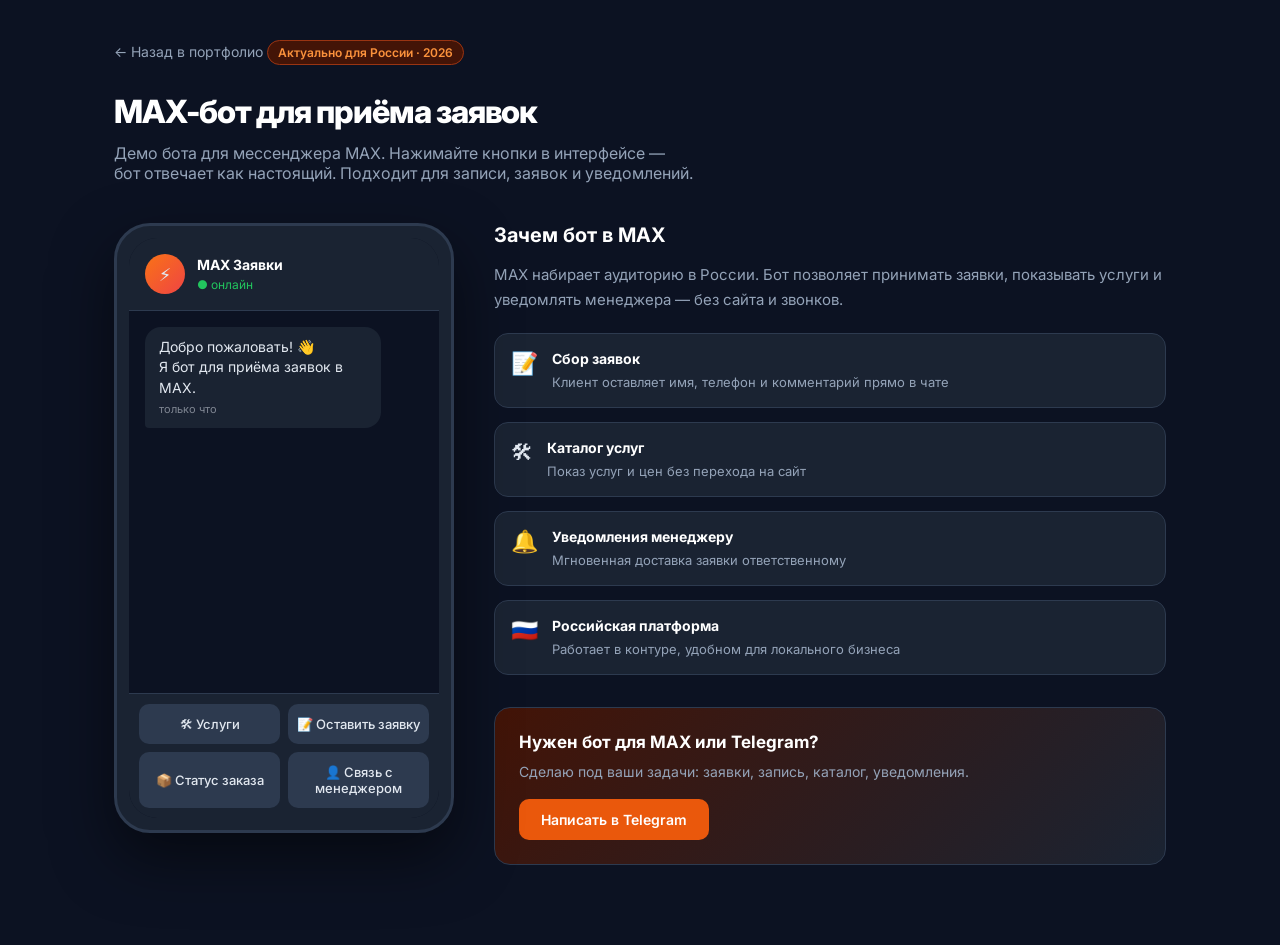
<file: projects/max-bot.html>
<!DOCTYPE html>
<html lang="ru">
<head>
  <meta charset="UTF-8">
  <meta name="viewport" content="width=device-width, initial-scale=1.0">
  <title>MAX-бот — демо</title>
  <link href="https://fonts.googleapis.com/css2?family=Inter:wght@400;500;600;700;800&display=swap" rel="stylesheet">
  <style>
    * { box-sizing: border-box; margin: 0; padding: 0; }
    body { font-family: 'Inter', system-ui, sans-serif; background: #0c1222; color: #e2e8f0; min-height: 100vh; }
    .page { max-width: 1100px; margin: 0 auto; padding: 40px 24px 80px; }
    .back { display: inline-flex; color: #94a3b8; font-size: 14px; margin-bottom: 32px; text-decoration: none; }
    .back:hover { color: #fff; }
    h1 { font-size: 32px; font-weight: 800; letter-spacing: -1px; margin-bottom: 12px; color: #fff; }
    .subtitle { color: #94a3b8; font-size: 16px; margin-bottom: 40px; max-width: 580px; }
    
    .layout { display: grid; grid-template-columns: 340px 1fr; gap: 40px; align-items: start; }
    
    .phone {
      background: #1a2332; border-radius: 36px; padding: 12px;
      box-shadow: 0 25px 60px rgba(0,0,0,0.5); border: 3px solid #2d3a4f;
      position: sticky; top: 24px;
    }
    .phone-screen {
      background: #0c1222; border-radius: 28px; overflow: hidden;
      height: 580px; display: flex; flex-direction: column;
    }
    .phone-header {
      background: #1a2332; padding: 16px; display: flex; align-items: center; gap: 12px;
      border-bottom: 1px solid #2d3a4f;
    }
    .bot-avatar {
      width: 40px; height: 40px; background: linear-gradient(135deg, #f97316, #ef4444);
      border-radius: 50%; display: flex; align-items: center; justify-content: center; font-size: 18px;
    }
    .bot-info strong { display: block; font-size: 14px; color: #fff; }
    .bot-info span { font-size: 12px; color: #22c55e; }
    
    .chat { flex: 1; padding: 16px; overflow-y: auto; display: flex; flex-direction: column; gap: 12px; }
    .msg { max-width: 85%; padding: 10px 14px; border-radius: 16px; font-size: 14px; line-height: 1.45; }
    .msg-bot { background: #1a2332; color: #e2e8f0; border-bottom-left-radius: 4px; align-self: flex-start; }
    .msg-user { background: #ea580c; color: #fff; border-bottom-right-radius: 4px; align-self: flex-end; }
    .msg time { display: block; font-size: 11px; opacity: 0.5; margin-top: 4px; }
    
    .keyboard {
      padding: 10px; background: #1a2332; border-top: 1px solid #2d3a4f;
      display: grid; grid-template-columns: 1fr 1fr; gap: 8px;
    }
    .key {
      background: #2d3a4f; color: #e2e8f0; border: none; padding: 12px 8px;
      border-radius: 10px; font-size: 13px; font-weight: 500; cursor: pointer;
      font-family: inherit; transition: 0.15s;
    }
    .key:hover { background: #3d4f6a; }
    
    .info h2 { font-size: 20px; font-weight: 700; color: #fff; margin-bottom: 16px; }
    .info p { color: #94a3b8; font-size: 15px; margin-bottom: 20px; line-height: 1.65; }
    .features { display: flex; flex-direction: column; gap: 14px; margin-bottom: 32px; }
    .feature {
      display: flex; gap: 14px; padding: 16px; background: #1a2332;
      border-radius: 14px; border: 1px solid #2d3a4f;
    }
    .feature-icon { font-size: 22px; flex-shrink: 0; }
    .feature strong { display: block; font-size: 14px; color: #fff; margin-bottom: 4px; }
    .feature span { font-size: 13px; color: #94a3b8; }
    
    .cta-box {
      background: linear-gradient(135deg, #431407, #1a2332); border: 1px solid #2d3a4f;
      border-radius: 16px; padding: 24px;
    }
    .cta-box h3 { font-size: 17px; color: #fff; margin-bottom: 8px; }
    .cta-box p { font-size: 14px; color: #94a3b8; margin-bottom: 16px; }
    .cta-box a {
      display: inline-flex; background: #ea580c; color: #fff; padding: 12px 22px;
      border-radius: 10px; font-weight: 600; font-size: 14px; text-decoration: none;
    }
    
    .badge {
      display: inline-block; background: #431407; color: #fb923c;
      font-size: 12px; font-weight: 600; padding: 4px 10px; border-radius: 100px;
      margin-bottom: 16px; border: 1px solid #9a3412;
    }
    
    @media (max-width: 800px) {
      .layout { grid-template-columns: 1fr; }
      .phone { position: relative; top: 0; max-width: 340px; margin: 0 auto; }
    }
  </style>
</head>
<body>
  <div class="page">
    <a href="../index.html" class="back">← Назад в портфолио</a>
    <div class="badge">Актуально для России · 2026</div>
    <h1>MAX-бот для приёма заявок</h1>
    <p class="subtitle">Демо бота для мессенджера MAX. Нажимайте кнопки в интерфейсе — бот отвечает как настоящий. Подходит для записи, заявок и уведомлений.</p>

    <div class="layout">
      <div class="phone">
        <div class="phone-screen">
          <div class="phone-header">
            <div class="bot-avatar">⚡</div>
            <div class="bot-info">
              <strong>MAX Заявки</strong>
              <span>● онлайн</span>
            </div>
          </div>
          <div class="chat" id="chat">
            <div class="msg msg-bot">
              Добро пожаловать! 👋<br>Я бот для приёма заявок в MAX.
              <time>только что</time>
            </div>
          </div>
          <div class="keyboard" id="keyboard">
            <button class="key" data-action="services">🛠 Услуги</button>
            <button class="key" data-action="order">📝 Оставить заявку</button>
            <button class="key" data-action="status">📦 Статус заказа</button>
            <button class="key" data-action="manager">👤 Связь с менеджером</button>
          </div>
        </div>
      </div>

      <div class="info">
        <h2>Зачем бот в MAX</h2>
        <p>MAX набирает аудиторию в России. Бот позволяет принимать заявки, показывать услуги и уведомлять менеджера — без сайта и звонков.</p>
        
        <div class="features">
          <div class="feature">
            <div class="feature-icon">📝</div>
            <div>
              <strong>Сбор заявок</strong>
              <span>Клиент оставляет имя, телефон и комментарий прямо в чате</span>
            </div>
          </div>
          <div class="feature">
            <div class="feature-icon">🛠</div>
            <div>
              <strong>Каталог услуг</strong>
              <span>Показ услуг и цен без перехода на сайт</span>
            </div>
          </div>
          <div class="feature">
            <div class="feature-icon">🔔</div>
            <div>
              <strong>Уведомления менеджеру</strong>
              <span>Мгновенная доставка заявки ответственному</span>
            </div>
          </div>
          <div class="feature">
            <div class="feature-icon">🇷🇺</div>
            <div>
              <strong>Российская платформа</strong>
              <span>Работает в контуре, удобном для локального бизнеса</span>
            </div>
          </div>
        </div>

        <div class="cta-box">
          <h3>Нужен бот для MAX или Telegram?</h3>
          <p>Сделаю под ваши задачи: заявки, запись, каталог, уведомления.</p>
          <a href="https://t.me/cccp812admin" target="_blank">Написать в Telegram</a>
        </div>
      </div>
    </div>
  </div>

  <script>
    const chat = document.getElementById('chat');
    const keyboard = document.getElementById('keyboard');

    const replies = {
      services: {
        user: '🛠 Услуги',
        bot: 'Доступные услуги:\n\n• Разработка сайта — от 25 000 ₽\n• Лендинг — от 15 000 ₽\n• Бот (Telegram / MAX) — от 12 000 ₽\n• Доработки — от 2 000 ₽\n\nНажмите «Оставить заявку», чтобы обсудить задачу.'
      },
      order: {
        user: '📝 Оставить заявку',
        bot: 'Отлично! Напишите:\n\n1. Ваше имя\n2. Телефон\n3. Кратко, что нужно\n\nЯ передам заявку менеджеру — он свяжется с вами.'
      },
      status: {
        user: '📦 Статус заказа',
        bot: 'Чтобы узнать статус, отправьте номер заявки (например, #1042).\n\nИли нажмите «Связь с менеджером».'
      },
      manager: {
        user: '👤 Связь с менеджером',
        bot: 'Менеджер: Виктор\nTelegram: @cccp812admin\n\nИли оставьте заявку — перезвоним в рабочее время.'
      }
    };

    function addMsg(text, type) {
      const div = document.createElement('div');
      div.className = 'msg msg-' + type;
      div.innerHTML = text.replace(/\n/g, '<br>') + '<time>сейчас</time>';
      chat.appendChild(div);
      chat.scrollTop = chat.scrollHeight;
    }

    keyboard.addEventListener('click', (e) => {
      const btn = e.target.closest('.key');
      if (!btn) return;
      const data = replies[btn.dataset.action];
      if (!data) return;
      addMsg(data.user, 'user');
      setTimeout(() => addMsg(data.bot, 'bot'), 400);
    });
  </script>
</body>
</html>
</file>
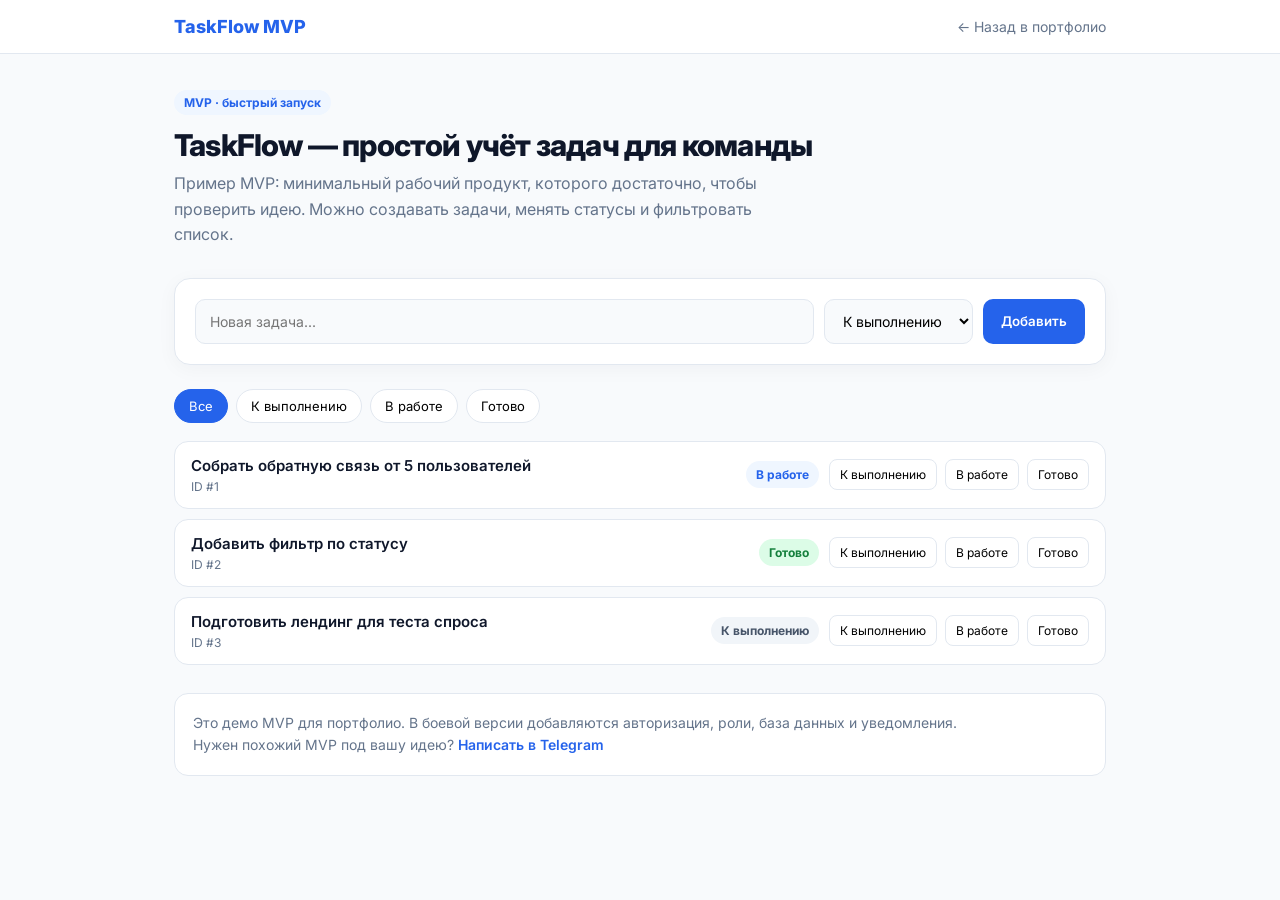
<file: projects/mvp-tasks.html>
<!DOCTYPE html>
<html lang="ru">
<head>
  <meta charset="UTF-8">
  <meta name="viewport" content="width=device-width, initial-scale=1.0">
  <title>TaskFlow MVP — учёт задач</title>
  <link href="https://fonts.googleapis.com/css2?family=Inter:wght@400;500;600;700;800&display=swap" rel="stylesheet">
  <style>
    * { box-sizing: border-box; margin: 0; padding: 0; }
    body { font-family: 'Inter', system-ui, sans-serif; background: #f8fafc; color: #0f172a; }
    .top {
      background: #fff; border-bottom: 1px solid #e2e8f0; padding: 16px 0;
      position: sticky; top: 0; z-index: 10;
    }
    .container { max-width: 980px; margin: 0 auto; padding: 0 24px; }
    .top .container { display: flex; justify-content: space-between; align-items: center; }
    .logo { font-weight: 800; font-size: 18px; color: #2563eb; }
    .back { color: #64748b; font-size: 14px; text-decoration: none; }
    .back:hover { color: #0f172a; }
    .hero { padding: 36px 0 10px; }
    .hero h1 { font-size: 30px; font-weight: 800; letter-spacing: -0.8px; margin-bottom: 8px; }
    .hero p { color: #64748b; max-width: 640px; line-height: 1.6; margin-bottom: 20px; }
    .badge {
      display: inline-block; background: #eff6ff; color: #2563eb; font-size: 12px; font-weight: 700;
      padding: 5px 10px; border-radius: 100px; margin-bottom: 12px;
    }
    .panel {
      background: #fff; border: 1px solid #e2e8f0; border-radius: 16px; padding: 20px;
      box-shadow: 0 4px 20px rgba(15,23,42,0.04); margin-bottom: 24px;
    }
    .composer { display: flex; gap: 10px; flex-wrap: wrap; }
    .composer input, .composer select {
      border: 1.5px solid #e2e8f0; border-radius: 10px; padding: 12px 14px;
      font-size: 14px; font-family: inherit; background: #f8fafc;
    }
    .composer input { flex: 1; min-width: 220px; }
    .composer input:focus, .composer select:focus { outline: none; border-color: #2563eb; background: #fff; }
    .btn {
      background: #2563eb; color: #fff; border: none; border-radius: 10px;
      padding: 12px 18px; font-weight: 600; cursor: pointer; font-family: inherit;
    }
    .filters { display: flex; gap: 8px; flex-wrap: wrap; margin: 18px 0; }
    .filter {
      border: 1px solid #e2e8f0; background: #fff; border-radius: 100px;
      padding: 8px 14px; font-size: 13px; cursor: pointer; font-family: inherit;
    }
    .filter.active { background: #2563eb; color: #fff; border-color: #2563eb; }
    .tasks { display: flex; flex-direction: column; gap: 10px; }
    .task {
      background: #fff; border: 1px solid #e2e8f0; border-radius: 14px;
      padding: 14px 16px; display: flex; justify-content: space-between; gap: 12px; align-items: center;
    }
    .task h3 { font-size: 15px; font-weight: 600; margin-bottom: 4px; }
    .task .meta { font-size: 12px; color: #64748b; }
    .status {
      font-size: 12px; font-weight: 700; padding: 6px 10px; border-radius: 100px; white-space: nowrap;
    }
    .todo { background: #f1f5f9; color: #475569; }
    .doing { background: #eff6ff; color: #2563eb; }
    .done { background: #dcfce7; color: #15803d; }
    .actions { display: flex; gap: 8px; }
    .actions button {
      border: 1px solid #e2e8f0; background: #fff; border-radius: 8px;
      padding: 7px 10px; font-size: 12px; cursor: pointer; font-family: inherit;
    }
    .note {
      margin: 28px 0 40px; color: #64748b; font-size: 14px; line-height: 1.6;
      background: #fff; border: 1px solid #e2e8f0; border-radius: 14px; padding: 18px;
    }
    .note a { color: #2563eb; font-weight: 600; text-decoration: none; }
  </style>
</head>
<body>
  <div class="top">
    <div class="container">
      <div class="logo">TaskFlow MVP</div>
      <a class="back" href="../index.html">← Назад в портфолио</a>
    </div>
  </div>

  <div class="container">
    <div class="hero">
      <div class="badge">MVP · быстрый запуск</div>
      <h1>TaskFlow — простой учёт задач для команды</h1>
      <p>Пример MVP: минимальный рабочий продукт, которого достаточно, чтобы проверить идею. Можно создавать задачи, менять статусы и фильтровать список.</p>
    </div>

    <div class="panel">
      <form class="composer" id="form">
        <input id="title" type="text" placeholder="Новая задача..." required>
        <select id="status">
          <option value="todo">К выполнению</option>
          <option value="doing">В работе</option>
          <option value="done">Готово</option>
        </select>
        <button class="btn" type="submit">Добавить</button>
      </form>
    </div>

    <div class="filters">
      <button class="filter active" data-filter="all">Все</button>
      <button class="filter" data-filter="todo">К выполнению</button>
      <button class="filter" data-filter="doing">В работе</button>
      <button class="filter" data-filter="done">Готово</button>
    </div>

    <div class="tasks" id="tasks"></div>

    <div class="note">
      Это демо MVP для портфолио. В боевой версии добавляются авторизация, роли, база данных и уведомления.<br>
      Нужен похожий MVP под вашу идею? <a href="https://t.me/cccp812admin" target="_blank">Написать в Telegram</a>
    </div>
  </div>

  <script>
    const statusLabel = { todo: 'К выполнению', doing: 'В работе', done: 'Готово' };
    let tasks = [
      { id: 1, title: 'Собрать обратную связь от 5 пользователей', status: 'doing' },
      { id: 2, title: 'Добавить фильтр по статусу', status: 'done' },
      { id: 3, title: 'Подготовить лендинг для теста спроса', status: 'todo' }
    ];
    let filter = 'all';

    const tasksEl = document.getElementById('tasks');
    const form = document.getElementById('form');

    function render() {
      const list = filter === 'all' ? tasks : tasks.filter(t => t.status === filter);
      tasksEl.innerHTML = list.map(t => `
        <div class="task">
          <div>
            <h3>${t.title}</h3>
            <div class="meta">ID #${t.id}</div>
          </div>
          <div style="display:flex;align-items:center;gap:10px;flex-wrap:wrap;justify-content:flex-end">
            <span class="status ${t.status}">${statusLabel[t.status]}</span>
            <div class="actions">
              <button onclick="setStatus(${t.id}, 'todo')">К выполнению</button>
              <button onclick="setStatus(${t.id}, 'doing')">В работе</button>
              <button onclick="setStatus(${t.id}, 'done')">Готово</button>
            </div>
          </div>
        </div>
      `).join('') || '<p style="color:#94a3b8">Нет задач в этом фильтре</p>';
    }

    function setStatus(id, status) {
      tasks = tasks.map(t => t.id === id ? { ...t, status } : t);
      render();
    }
    window.setStatus = setStatus;

    form.addEventListener('submit', (e) => {
      e.preventDefault();
      const title = document.getElementById('title').value.trim();
      const status = document.getElementById('status').value;
      if (!title) return;
      tasks.unshift({ id: Date.now(), title, status });
      form.reset();
      render();
    });

    document.querySelectorAll('.filter').forEach(btn => {
      btn.addEventListener('click', () => {
        document.querySelectorAll('.filter').forEach(b => b.classList.remove('active'));
        btn.classList.add('active');
        filter = btn.dataset.filter;
        render();
      });
    });

    render();
  </script>
</body>
</html>
</file>
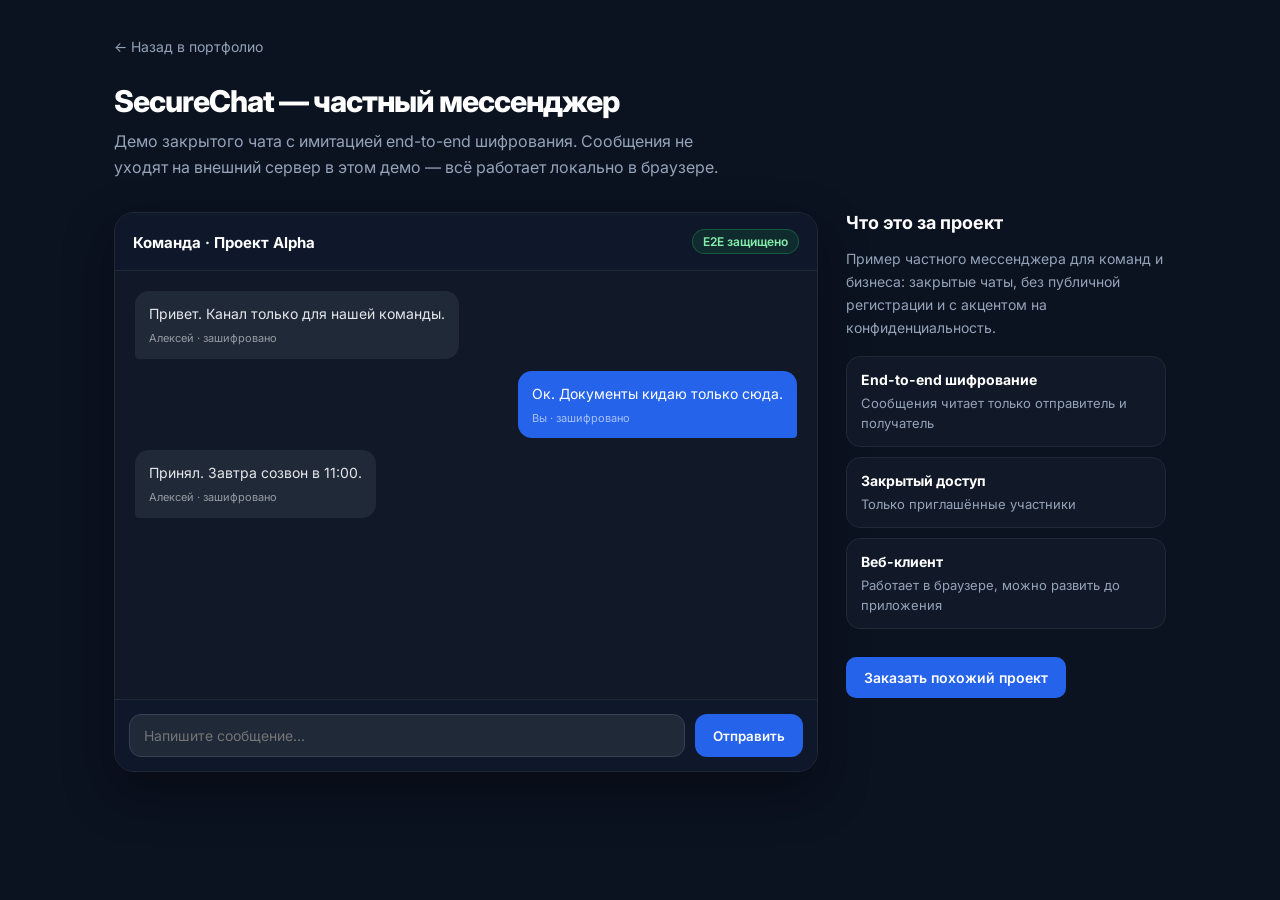
<file: projects/private-chat.html>
<!DOCTYPE html>
<html lang="ru">
<head>
  <meta charset="UTF-8">
  <meta name="viewport" content="width=device-width, initial-scale=1.0">
  <title>SecureChat — частный мессенджер с E2E</title>
  <link href="https://fonts.googleapis.com/css2?family=Inter:wght@400;500;600;700;800&display=swap" rel="stylesheet">
  <style>
    * { box-sizing: border-box; margin: 0; padding: 0; }
    body { font-family: 'Inter', system-ui, sans-serif; background: #0b1220; color: #e2e8f0; min-height: 100vh; }
    .page { max-width: 1100px; margin: 0 auto; padding: 36px 24px 80px; }
    .back { color: #94a3b8; font-size: 14px; text-decoration: none; display: inline-block; margin-bottom: 28px; }
    .back:hover { color: #fff; }
    h1 { font-size: 30px; font-weight: 800; color: #fff; letter-spacing: -1px; margin-bottom: 10px; }
    .subtitle { color: #94a3b8; margin-bottom: 32px; max-width: 620px; line-height: 1.6; }
    .layout { display: grid; grid-template-columns: 1fr 320px; gap: 28px; align-items: start; }
    .chat-app {
      background: #111827; border: 1px solid #1f2937; border-radius: 20px; overflow: hidden;
      box-shadow: 0 20px 50px rgba(0,0,0,0.35); min-height: 560px; display: flex; flex-direction: column;
    }
    .chat-top {
      padding: 16px 18px; border-bottom: 1px solid #1f2937; display: flex; justify-content: space-between; align-items: center;
      background: #0f172a;
    }
    .chat-top strong { color: #fff; font-size: 15px; }
    .badge {
      font-size: 12px; font-weight: 600; color: #86efac; background: rgba(22,163,74,0.15);
      border: 1px solid rgba(34,197,94,0.3); padding: 4px 10px; border-radius: 100px;
    }
    .messages { flex: 1; padding: 20px; display: flex; flex-direction: column; gap: 12px; overflow-y: auto; }
    .msg { max-width: 78%; padding: 12px 14px; border-radius: 14px; font-size: 14px; line-height: 1.5; }
    .msg-in { align-self: flex-start; background: #1f2937; color: #e5e7eb; border-bottom-left-radius: 4px; }
    .msg-out { align-self: flex-end; background: #2563eb; color: #fff; border-bottom-right-radius: 4px; }
    .msg small { display: block; margin-top: 6px; font-size: 11px; opacity: 0.6; }
    .composer {
      border-top: 1px solid #1f2937; padding: 14px; display: flex; gap: 10px; background: #0f172a;
    }
    .composer input {
      flex: 1; background: #1f2937; border: 1px solid #374151; color: #fff;
      border-radius: 12px; padding: 12px 14px; font-size: 14px; font-family: inherit;
    }
    .composer input:focus { outline: none; border-color: #3b82f6; }
    .composer button {
      background: #2563eb; color: #fff; border: none; border-radius: 12px;
      padding: 0 18px; font-weight: 600; cursor: pointer; font-family: inherit;
    }
    .side h2 { font-size: 18px; color: #fff; margin-bottom: 14px; }
    .side p { color: #94a3b8; font-size: 14px; line-height: 1.65; margin-bottom: 16px; }
    .feat {
      background: #111827; border: 1px solid #1f2937; border-radius: 14px;
      padding: 14px; margin-bottom: 10px;
    }
    .feat strong { display: block; color: #fff; font-size: 14px; margin-bottom: 4px; }
    .feat span { color: #94a3b8; font-size: 13px; }
    .cta {
      margin-top: 18px; display: inline-flex; background: #2563eb; color: #fff;
      padding: 12px 18px; border-radius: 10px; font-weight: 600; font-size: 14px; text-decoration: none;
    }
    @media (max-width: 800px) { .layout { grid-template-columns: 1fr; } }
  </style>
</head>
<body>
  <div class="page">
    <a class="back" href="../index.html">← Назад в портфолио</a>
    <h1>SecureChat — частный мессенджер</h1>
    <p class="subtitle">Демо закрытого чата с имитацией end-to-end шифрования. Сообщения не уходят на внешний сервер в этом демо — всё работает локально в браузере.</p>

    <div class="layout">
      <div class="chat-app">
        <div class="chat-top">
          <div>
            <strong>Команда · Проект Alpha</strong>
          </div>
          <div class="badge">E2E защищено</div>
        </div>
        <div class="messages" id="messages">
          <div class="msg msg-in">Привет. Канал только для нашей команды.<small>Алексей · зашифровано</small></div>
          <div class="msg msg-out">Ок. Документы кидаю только сюда.<small>Вы · зашифровано</small></div>
          <div class="msg msg-in">Принял. Завтра созвон в 11:00.<small>Алексей · зашифровано</small></div>
        </div>
        <form class="composer" id="form">
          <input id="input" type="text" placeholder="Напишите сообщение..." autocomplete="off" required>
          <button type="submit">Отправить</button>
        </form>
      </div>

      <div class="side">
        <h2>Что это за проект</h2>
        <p>Пример частного мессенджера для команд и бизнеса: закрытые чаты, без публичной регистрации и с акцентом на конфиденциальность.</p>
        <div class="feat"><strong>End-to-end шифрование</strong><span>Сообщения читает только отправитель и получатель</span></div>
        <div class="feat"><strong>Закрытый доступ</strong><span>Только приглашённые участники</span></div>
        <div class="feat"><strong>Веб-клиент</strong><span>Работает в браузере, можно развить до приложения</span></div>
        <a class="cta" href="https://t.me/cccp812admin" target="_blank">Заказать похожий проект</a>
      </div>
    </div>
  </div>

  <script>
    const messages = document.getElementById('messages');
    const form = document.getElementById('form');
    const input = document.getElementById('input');
    const replies = [
      'Принял, всё зашифровано.',
      'Ок, видно только нам.',
      'Записал. Напишу после встречи.',
      'Спасибо, документ получил.'
    ];
    form.addEventListener('submit', (e) => {
      e.preventDefault();
      const text = input.value.trim();
      if (!text) return;
      const out = document.createElement('div');
      out.className = 'msg msg-out';
      out.innerHTML = text.replace(/</g,'&lt;') + '<small>Вы · зашифровано</small>';
      messages.appendChild(out);
      input.value = '';
      messages.scrollTop = messages.scrollHeight;
      setTimeout(() => {
        const inn = document.createElement('div');
        inn.className = 'msg msg-in';
        inn.innerHTML = replies[Math.floor(Math.random()*replies.length)] + '<small>Алексей · зашифровано</small>';
        messages.appendChild(inn);
        messages.scrollTop = messages.scrollHeight;
      }, 600);
    });
  </script>
</body>
</html>
</file>
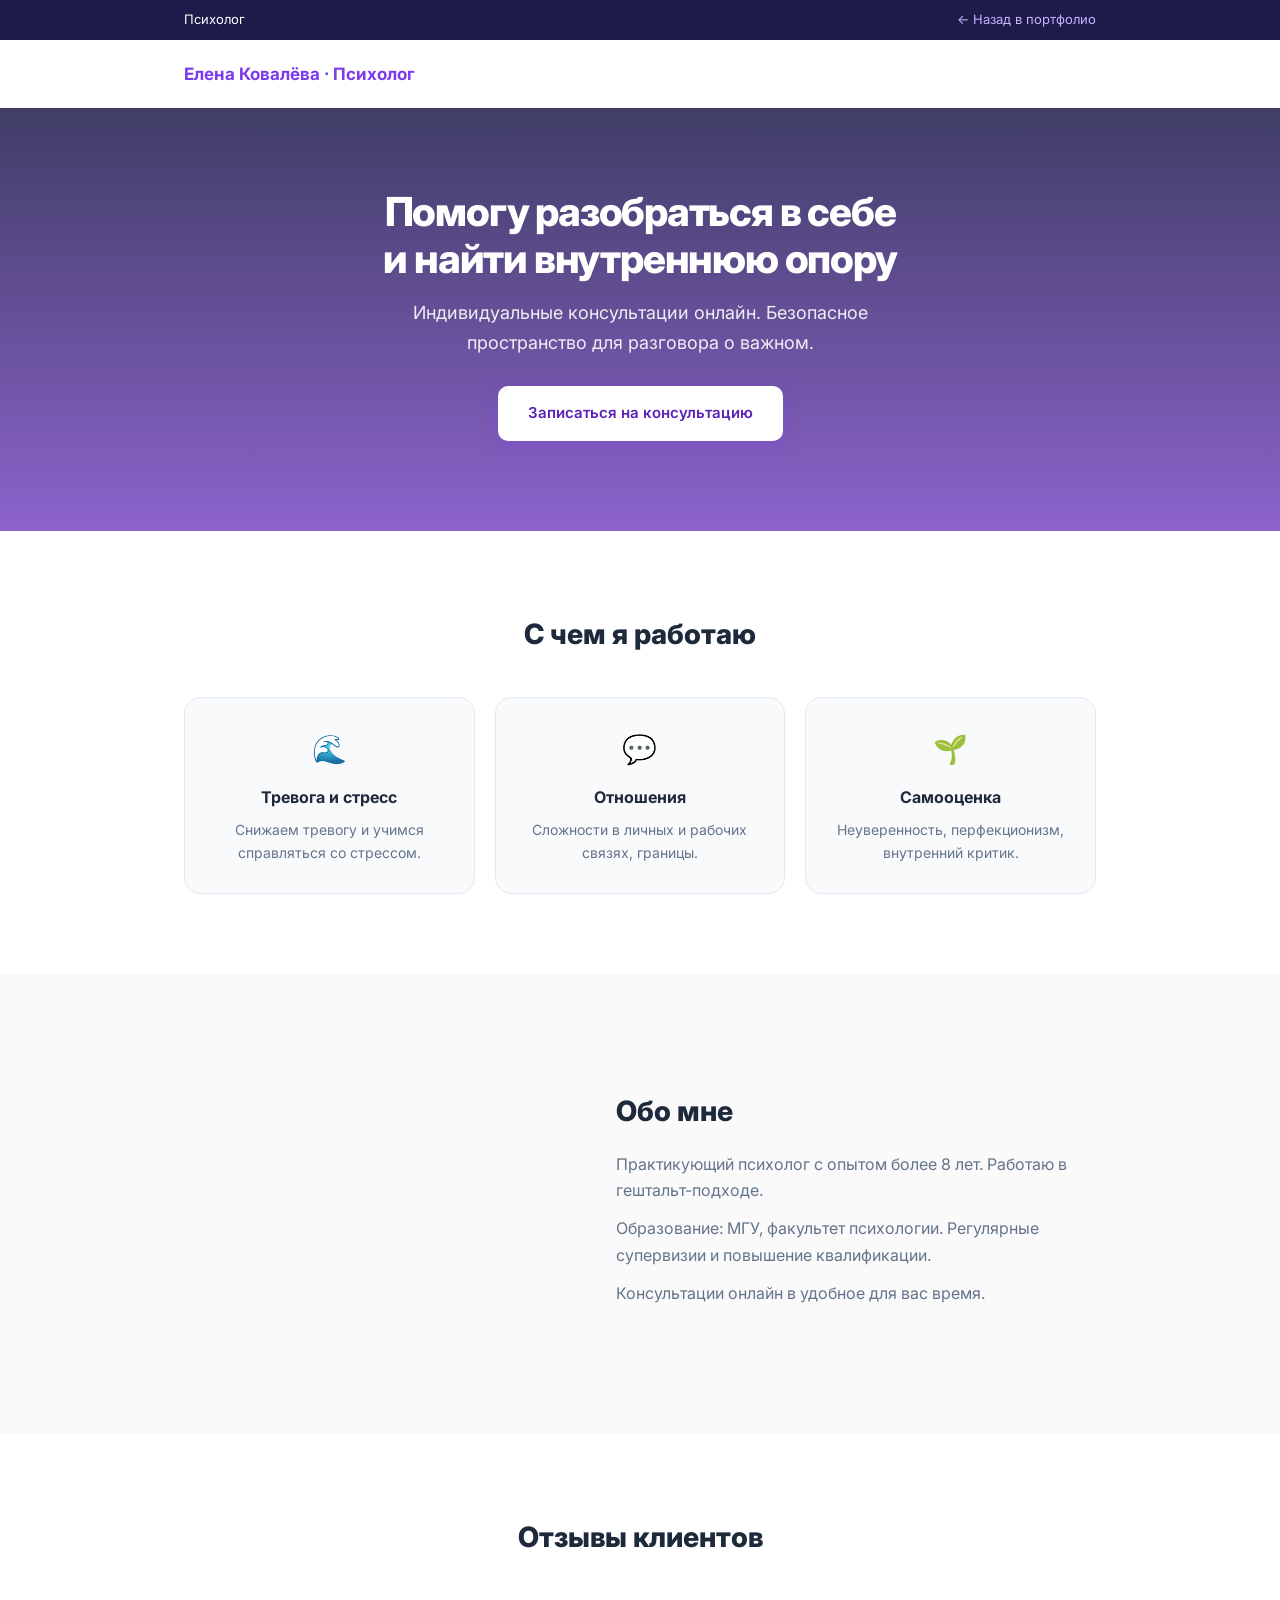
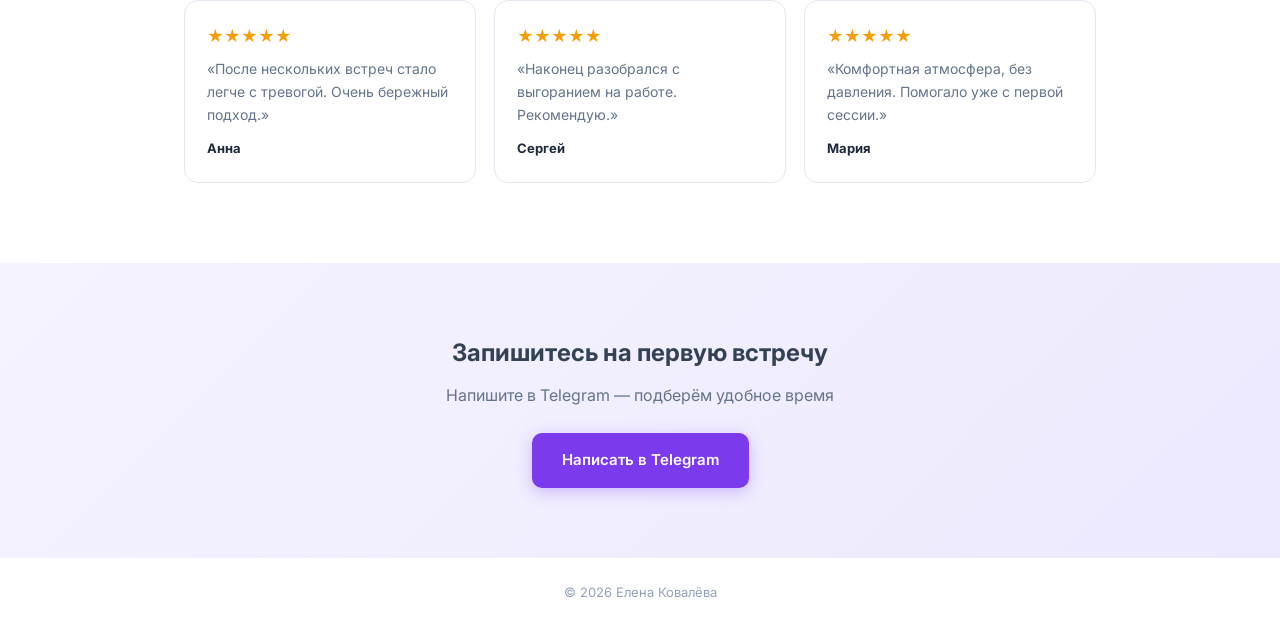
<file: projects/psychologist.html>
<!DOCTYPE html>
<html lang="ru">
<head>
  <meta charset="UTF-8">
  <meta name="viewport" content="width=device-width, initial-scale=1.0">
  <title>Елена Ковалёва — Психолог</title>
  <link href="https://fonts.googleapis.com/css2?family=Inter:wght@400;500;600;700;800&display=swap" rel="stylesheet">
  <style>
    *{box-sizing:border-box;margin:0;padding:0}
    body{font-family:'Inter',system-ui,sans-serif;color:#334155;line-height:1.65}
    .container{max-width:960px;margin:0 auto;padding:0 24px}
    a{text-decoration:none;color:inherit}
    .back-bar{background:#1e1b4b;color:#fff;font-size:13px}
    .back-bar .container{display:flex;justify-content:space-between;align-items:center;height:40px}
    .back-bar a{color:#c4b5fd}
    header{padding:20px 0}
    .logo{font-weight:700;font-size:17px;color:#7c3aed}
    .hero{position:relative;padding:80px 0 90px;color:#fff;text-align:center;overflow:hidden}
    .hero-bg{position:absolute;inset:0;background:linear-gradient(180deg,rgba(30,27,75,.85),rgba(91,33,182,.7)),url('https://images.unsplash.com/photo-1573497019940-1c28c88b4f3e?w=1600&q=85') center/cover}
    .hero .container{position:relative;z-index:1}
    .hero h1{font-size:40px;font-weight:800;letter-spacing:-1.2px;margin-bottom:16px;line-height:1.18}
    .hero p{font-size:18px;opacity:.9;max-width:500px;margin:0 auto 28px}
    .btn{display:inline-flex;background:#7c3aed;color:#fff;padding:15px 30px;border-radius:10px;font-weight:600;font-size:15px;box-shadow:0 4px 16px rgba(124,58,237,.3)}
    .hero .btn{background:#fff;color:#5b21b6}
    .section{padding:80px 0}
    .section h2{text-align:center;font-size:28px;font-weight:800;color:#1e293b;margin-bottom:40px}
    .services{display:grid;grid-template-columns:repeat(3,1fr);gap:20px}
    .service{background:#f8fafc;padding:28px 22px;border-radius:16px;text-align:center;border:1px solid #e2e8f0}
    .service-icon{font-size:28px;margin-bottom:12px}
    .service h3{font-size:16px;font-weight:700;color:#1e293b;margin-bottom:8px}
    .service p{font-size:14px;color:#64748b}
    .about{display:grid;grid-template-columns:.9fr 1.1fr;gap:40px;align-items:center}
    .about-img{height:300px;border-radius:20px;background:url('https://images.unsplash.com/photo-1573497019940-1c28c88b4f3e?w=700&q=85') center/cover}
    .about h2{text-align:left;margin-bottom:16px}
    .about p{margin-bottom:12px;color:#64748b}
    .reviews{display:grid;grid-template-columns:repeat(3,1fr);gap:18px}
    .review{background:#fff;border:1px solid #e2e8f0;border-radius:14px;padding:22px}
    .stars{color:#f59e0b;margin-bottom:8px}
    .review p{font-size:14px;color:#64748b}
    .review strong{display:block;margin-top:12px;font-size:13px;color:#1e293b}
    .cta{background:linear-gradient(135deg,#f5f3ff,#ede9fe);padding:70px 0;text-align:center}
    .cta h2{margin-bottom:10px}
    .cta p{color:#64748b;margin-bottom:24px}
    footer{padding:24px 0;text-align:center;color:#94a3b8;font-size:13px}
    @media(max-width:768px){.services,.about,.reviews{grid-template-columns:1fr}.hero h1{font-size:30px}}
  </style>
</head>
<body>
  <div class="back-bar"><div class="container"><span>Психолог</span><a href="../index.html">← Назад в портфолио</a></div></div>
  <header><div class="container"><div class="logo">Елена Ковалёва · Психолог</div></div></header>

  <section class="hero">
    <div class="hero-bg"></div>
    <div class="container">
      <h1>Помогу разобраться в себе<br>и найти внутреннюю опору</h1>
      <p>Индивидуальные консультации онлайн. Безопасное пространство для разговора о важном.</p>
      <a href="#contact" class="btn">Записаться на консультацию</a>
    </div>
  </section>

  <section class="section">
    <div class="container">
      <h2>С чем я работаю</h2>
      <div class="services">
        <div class="service"><div class="service-icon">🌊</div><h3>Тревога и стресс</h3><p>Снижаем тревогу и учимся справляться со стрессом.</p></div>
        <div class="service"><div class="service-icon">💬</div><h3>Отношения</h3><p>Сложности в личных и рабочих связях, границы.</p></div>
        <div class="service"><div class="service-icon">🌱</div><h3>Самооценка</h3><p>Неуверенность, перфекционизм, внутренний критик.</p></div>
      </div>
    </div>
  </section>

  <section class="section" style="background:#fafafa">
    <div class="container">
      <div class="about">
        <div class="about-img"></div>
        <div>
          <h2>Обо мне</h2>
          <p>Практикующий психолог с опытом более 8 лет. Работаю в гештальт-подходе.</p>
          <p>Образование: МГУ, факультет психологии. Регулярные супервизии и повышение квалификации.</p>
          <p>Консультации онлайн в удобное для вас время.</p>
        </div>
      </div>
    </div>
  </section>

  <section class="section">
    <div class="container">
      <h2>Отзывы клиентов</h2>
      <div class="reviews">
        <div class="review"><div class="stars">★★★★★</div><p>«После нескольких встреч стало легче с тревогой. Очень бережный подход.»</p><strong>Анна</strong></div>
        <div class="review"><div class="stars">★★★★★</div><p>«Наконец разобрался с выгоранием на работе. Рекомендую.»</p><strong>Сергей</strong></div>
        <div class="review"><div class="stars">★★★★★</div><p>«Комфортная атмосфера, без давления. Помогало уже с первой сессии.»</p><strong>Мария</strong></div>
      </div>
    </div>
  </section>

  <section class="cta" id="contact">
    <div class="container">
      <h2>Запишитесь на первую встречу</h2>
      <p>Напишите в Telegram — подберём удобное время</p>
      <a href="https://t.me/cccp812admin" class="btn" target="_blank">Написать в Telegram</a>
    </div>
  </section>
  <footer><div class="container">© 2026 Елена Ковалёва</div></footer>
</body>
</html>
</file>
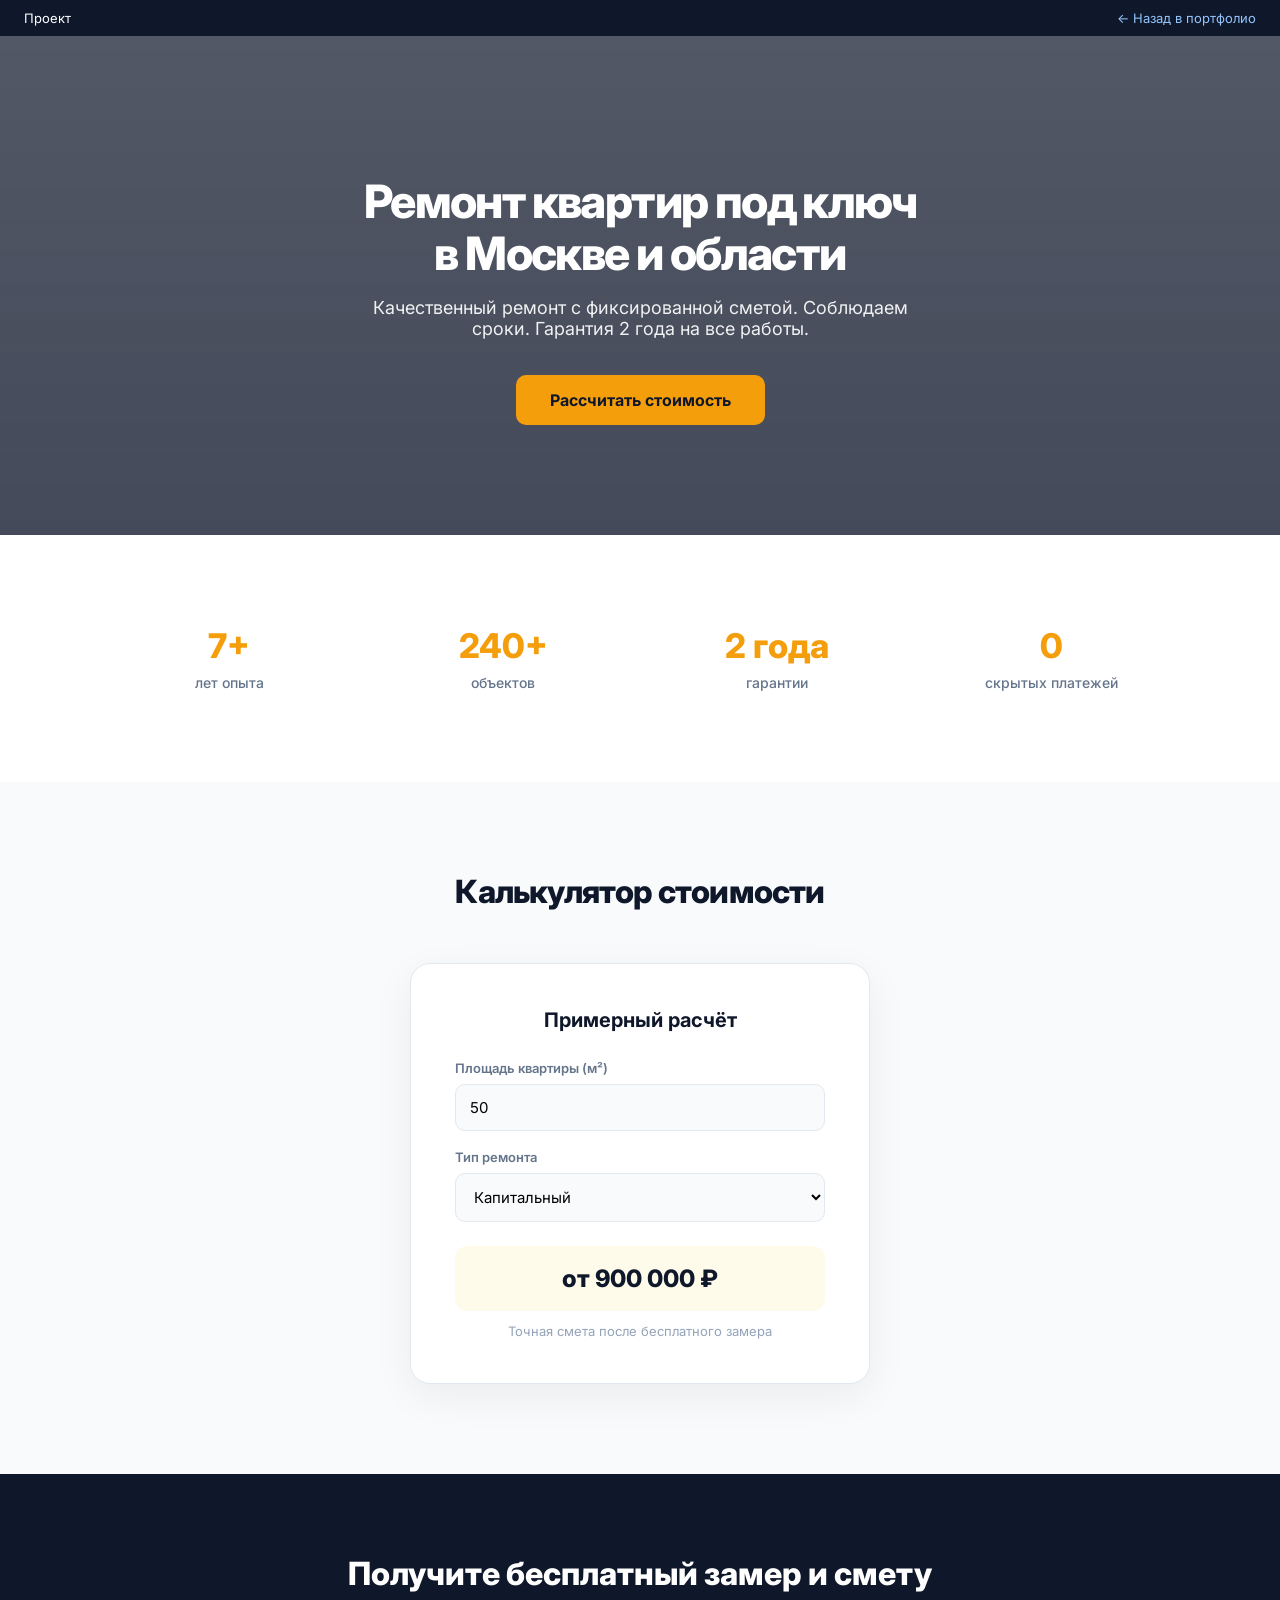
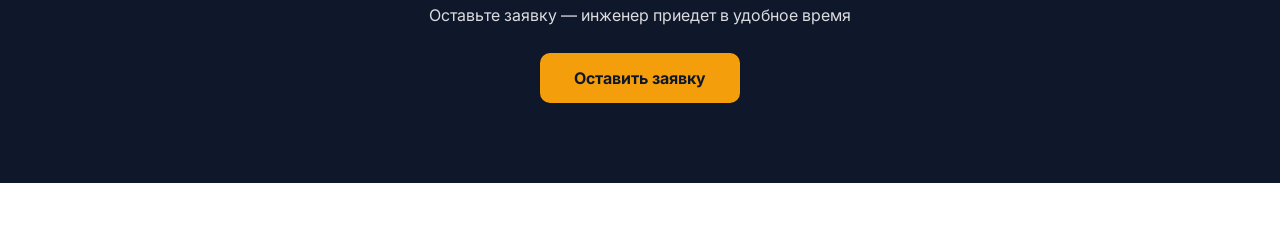
<file: projects/repair-landing.html>
<!DOCTYPE html>
<html lang="ru">
<head>
  <meta charset="UTF-8">
  <meta name="viewport" content="width=device-width, initial-scale=1.0">
  <title>Ремонт квартир под ключ</title>
  <link href="https://fonts.googleapis.com/css2?family=Inter:wght@400;500;600;700;800&display=swap" rel="stylesheet">
  <style>
    *{box-sizing:border-box;margin:0;padding:0}body{font-family:'Inter',system-ui,sans-serif;color:#0f172a}.container{max-width:1120px;margin:0 auto;padding:0 24px}
    .hero{background:linear-gradient(rgba(15,23,42,.72),rgba(15,23,42,.78)),url('https://images.unsplash.com/photo-1503387762-592deb58ef4e?w=1600&q=85') center/cover;color:#fff;padding:140px 0 110px;text-align:center}
    .hero h1{font-size:46px;font-weight:800;letter-spacing:-1.6px;margin-bottom:18px;line-height:1.12}.hero p{font-size:18px;opacity:.92;max-width:540px;margin:0 auto 36px}
    .btn{display:inline-flex;background:#f59e0b;color:#0f172a;padding:15px 34px;border-radius:10px;font-weight:700;font-size:16px;text-decoration:none;transition:.2s}.btn:hover{background:#d97706;transform:translateY(-2px)}
    .section{padding:90px 0}.section-title{text-align:center;font-size:32px;font-weight:800;letter-spacing:-.8px;margin-bottom:52px}
    .benefits{display:grid;grid-template-columns:repeat(4,1fr);gap:24px;text-align:center}.benefit strong{display:block;font-size:34px;font-weight:800;color:#f59e0b;margin-bottom:6px}.benefit span{font-size:14px;color:#64748b;font-weight:500}
    .calc-section{background:#f8fafc}.calc-box{background:#fff;border-radius:20px;padding:44px;max-width:460px;margin:0 auto;box-shadow:0 12px 40px rgba(0,0,0,.06);border:1px solid #e2e8f0}
    .calc-box h3{text-align:center;font-size:20px;font-weight:700;margin-bottom:28px}.calc-row{margin-bottom:18px}.calc-row label{display:block;font-size:13px;font-weight:600;color:#64748b;margin-bottom:8px}
    .calc-row select,.calc-row input{width:100%;padding:13px 14px;border:1.5px solid #e2e8f0;border-radius:10px;font-size:15px;font-family:inherit;background:#f8fafc}
    .calc-result{margin-top:24px;padding:18px;background:#fffbeb;border-radius:12px;text-align:center;font-size:24px;font-weight:800}.calc-note{text-align:center;font-size:13px;color:#94a3b8;margin-top:12px}
    .cta{background:#0f172a;color:#fff;padding:80px 0;text-align:center}.cta h2{font-size:32px;font-weight:800;margin-bottom:12px}.cta p{opacity:.85;margin-bottom:28px}
    footer{padding:28px 0;text-align:center;color:#94a3b8;font-size:13px}
    @media(max-width:768px){.benefits{grid-template-columns:repeat(2,1fr)}.hero h1{font-size:30px}.hero{padding:100px 0 80px}}
  </style>
</head>
<body>
  <div style="background:#0f172a;color:#fff;font-size:13px;padding:10px 24px;display:flex;justify-content:space-between;align-items:center"><span>Проект</span><a href="../index.html" style="color:#93c5fd;text-decoration:none">← Назад в портфолио</a></div>
  <section class="hero"><div class="container"><h1>Ремонт квартир под ключ<br>в Москве и области</h1><p>Качественный ремонт с фиксированной сметой. Соблюдаем сроки. Гарантия 2 года на все работы.</p><a href="#calc" class="btn">Рассчитать стоимость</a></div></section>
  <section class="section"><div class="container"><div class="benefits">
    <div class="benefit"><strong>7+</strong><span>лет опыта</span></div>
    <div class="benefit"><strong>240+</strong><span>объектов</span></div>
    <div class="benefit"><strong>2 года</strong><span>гарантии</span></div>
    <div class="benefit"><strong>0</strong><span>скрытых платежей</span></div>
  </div></div></section>
  <section class="section calc-section" id="calc"><div class="container"><h2 class="section-title">Калькулятор стоимости</h2>
    <div class="calc-box"><h3>Примерный расчёт</h3>
      <div class="calc-row"><label>Площадь квартиры (м²)</label><input type="number" id="area" value="50" min="20" max="200"></div>
      <div class="calc-row"><label>Тип ремонта</label><select id="type"><option value="12000">Косметический</option><option value="18000" selected>Капитальный</option><option value="25000">Дизайнерский</option></select></div>
      <div class="calc-result">от <span id="result">900 000</span> ₽</div>
      <p class="calc-note">Точная смета после бесплатного замера</p>
    </div>
  </div></section>
  <section class="cta"><div class="container"><h2>Получите бесплатный замер и смету</h2><p>Оставьте заявку — инженер приедет в удобное время</p><a href="#" class="btn" onclick="alert('Демо. Здесь будет форма заявки.');return false;">Оставить заявку</a></div></section>
  <footer><div class="container"></div></footer>
  <script>
    function calc(){const a=Number(document.getElementById('area').value)||0;const p=Number(document.getElementById('type').value);document.getElementById('result').textContent=(a*p).toLocaleString('ru-RU')}
    document.getElementById('area').addEventListener('input',calc);document.getElementById('type').addEventListener('change',calc);calc();
  </script>
</body>
</html>
</file>
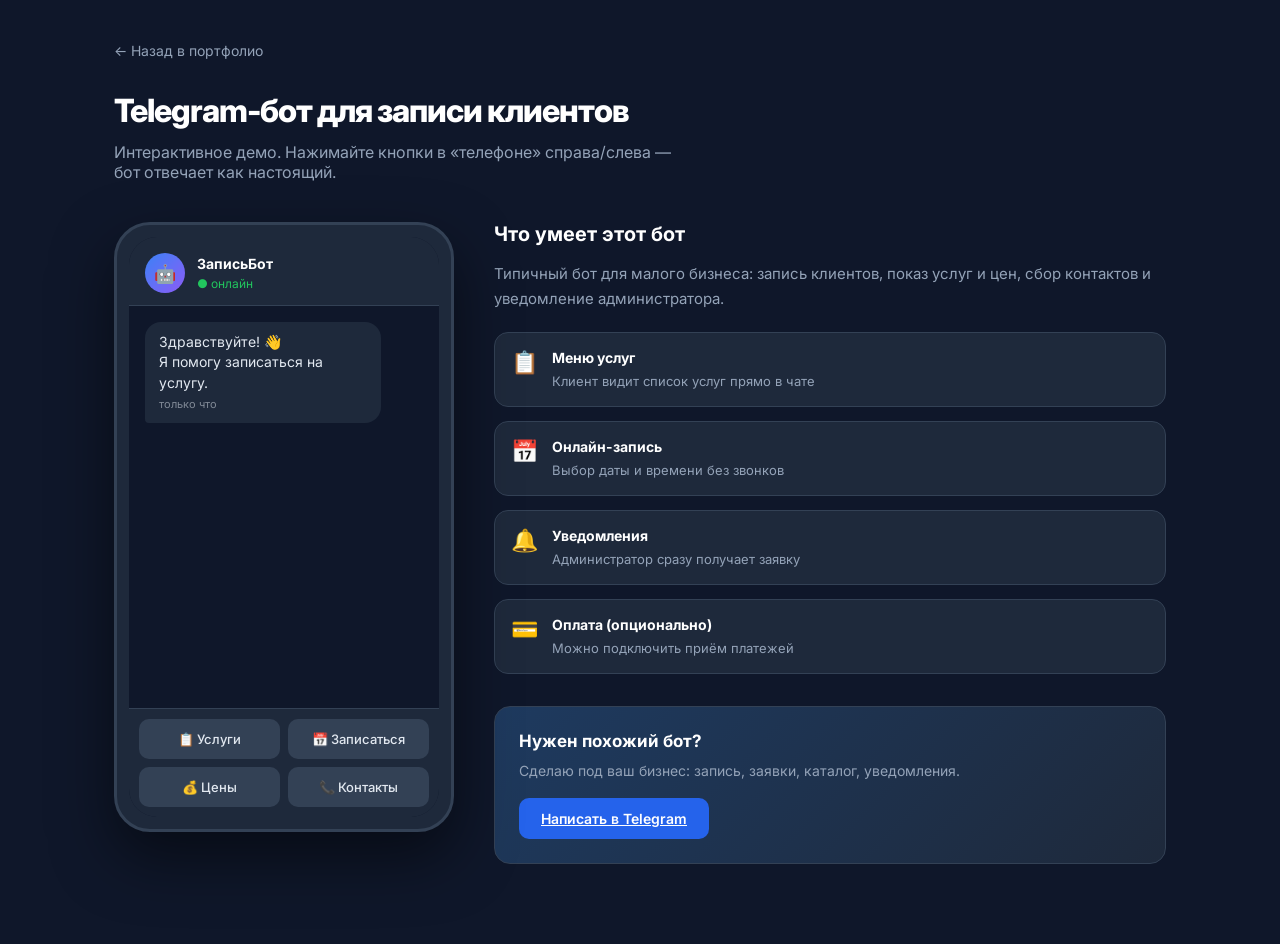
<file: projects/telegram-bot.html>
<!DOCTYPE html>
<html lang="ru">
<head>
  <meta charset="UTF-8">
  <meta name="viewport" content="width=device-width, initial-scale=1.0">
  <title>Telegram-бот для записи — демо</title>
  <link href="https://fonts.googleapis.com/css2?family=Inter:wght@400;500;600;700;800&display=swap" rel="stylesheet">
  <style>
    * { box-sizing: border-box; margin: 0; padding: 0; }
    body { font-family: 'Inter', system-ui, sans-serif; background: #0f172a; color: #e2e8f0; min-height: 100vh; }
    .page { max-width: 1100px; margin: 0 auto; padding: 40px 24px 80px; }
    .back { display: inline-flex; color: #94a3b8; font-size: 14px; margin-bottom: 32px; text-decoration: none; }
    .back:hover { color: #fff; }
    h1 { font-size: 32px; font-weight: 800; letter-spacing: -1px; margin-bottom: 12px; color: #fff; }
    .subtitle { color: #94a3b8; font-size: 16px; margin-bottom: 40px; max-width: 560px; }
    
    .layout { display: grid; grid-template-columns: 340px 1fr; gap: 40px; align-items: start; }
    
    /* Phone mockup */
    .phone {
      background: #1e293b; border-radius: 36px; padding: 12px;
      box-shadow: 0 25px 60px rgba(0,0,0,0.5); border: 3px solid #334155;
      position: sticky; top: 24px;
    }
    .phone-screen {
      background: #0f172a; border-radius: 28px; overflow: hidden;
      height: 580px; display: flex; flex-direction: column;
    }
    .phone-header {
      background: #1e293b; padding: 16px 16px 12px; display: flex; align-items: center; gap: 12px;
      border-bottom: 1px solid #334155;
    }
    .bot-avatar {
      width: 40px; height: 40px; background: linear-gradient(135deg, #3b82f6, #8b5cf6);
      border-radius: 50%; display: flex; align-items: center; justify-content: center;
      font-size: 18px;
    }
    .bot-info strong { display: block; font-size: 14px; color: #fff; }
    .bot-info span { font-size: 12px; color: #22c55e; }
    
    .chat { flex: 1; padding: 16px; overflow-y: auto; display: flex; flex-direction: column; gap: 12px; }
    .msg {
      max-width: 85%; padding: 10px 14px; border-radius: 16px; font-size: 14px; line-height: 1.45;
    }
    .msg-bot { background: #1e293b; color: #e2e8f0; border-bottom-left-radius: 4px; align-self: flex-start; }
    .msg-user { background: #2563eb; color: #fff; border-bottom-right-radius: 4px; align-self: flex-end; }
    .msg time { display: block; font-size: 11px; opacity: 0.5; margin-top: 4px; }
    
    .keyboard {
      padding: 10px; background: #1e293b; border-top: 1px solid #334155;
      display: grid; grid-template-columns: 1fr 1fr; gap: 8px;
    }
    .key {
      background: #334155; color: #e2e8f0; border: none; padding: 12px 8px;
      border-radius: 10px; font-size: 13px; font-weight: 500; cursor: pointer;
      font-family: inherit; transition: 0.15s;
    }
    .key:hover { background: #475569; }
    .key.full { grid-column: 1 / -1; }
    
    /* Info side */
    .info h2 { font-size: 20px; font-weight: 700; color: #fff; margin-bottom: 16px; }
    .info p { color: #94a3b8; font-size: 15px; margin-bottom: 20px; line-height: 1.65; }
    .features { display: flex; flex-direction: column; gap: 14px; margin-bottom: 32px; }
    .feature {
      display: flex; gap: 14px; padding: 16px; background: #1e293b;
      border-radius: 14px; border: 1px solid #334155;
    }
    .feature-icon { font-size: 22px; flex-shrink: 0; }
    .feature strong { display: block; font-size: 14px; color: #fff; margin-bottom: 4px; }
    .feature span { font-size: 13px; color: #94a3b8; }
    
    .cta-box {
      background: linear-gradient(135deg, #1e3a5f, #1e293b); border: 1px solid #334155;
      border-radius: 16px; padding: 24px;
    }
    .cta-box h3 { font-size: 17px; color: #fff; margin-bottom: 8px; }
    .cta-box p { font-size: 14px; color: #94a3b8; margin-bottom: 16px; }
    .cta-box a {
      display: inline-flex; background: #2563eb; color: #fff; padding: 12px 22px;
      border-radius: 10px; font-weight: 600; font-size: 14px;
    }
    
    @media (max-width: 800px) {
      .layout { grid-template-columns: 1fr; }
      .phone { position: relative; top: 0; max-width: 340px; margin: 0 auto; }
    }
  </style>
</head>
<body>
  <div class="page">
    <a href="../index.html" class="back">← Назад в портфолио</a>
    <h1>Telegram-бот для записи клиентов</h1>
    <p class="subtitle">Интерактивное демо. Нажимайте кнопки в «телефоне» справа/слева — бот отвечает как настоящий.</p>

    <div class="layout">
      <div class="phone">
        <div class="phone-screen">
          <div class="phone-header">
            <div class="bot-avatar">🤖</div>
            <div class="bot-info">
              <strong>ЗаписьБот</strong>
              <span>● онлайн</span>
            </div>
          </div>
          <div class="chat" id="chat">
            <div class="msg msg-bot">
              Здравствуйте! 👋<br>Я помогу записаться на услугу.
              <time>только что</time>
            </div>
          </div>
          <div class="keyboard" id="keyboard">
            <button class="key" data-action="services">📋 Услуги</button>
            <button class="key" data-action="book">📅 Записаться</button>
            <button class="key" data-action="price">💰 Цены</button>
            <button class="key" data-action="contacts">📞 Контакты</button>
          </div>
        </div>
      </div>

      <div class="info">
        <h2>Что умеет этот бот</h2>
        <p>Типичный бот для малого бизнеса: запись клиентов, показ услуг и цен, сбор контактов и уведомление администратора.</p>
        
        <div class="features">
          <div class="feature">
            <div class="feature-icon">📋</div>
            <div>
              <strong>Меню услуг</strong>
              <span>Клиент видит список услуг прямо в чате</span>
            </div>
          </div>
          <div class="feature">
            <div class="feature-icon">📅</div>
            <div>
              <strong>Онлайн-запись</strong>
              <span>Выбор даты и времени без звонков</span>
            </div>
          </div>
          <div class="feature">
            <div class="feature-icon">🔔</div>
            <div>
              <strong>Уведомления</strong>
              <span>Администратор сразу получает заявку</span>
            </div>
          </div>
          <div class="feature">
            <div class="feature-icon">💳</div>
            <div>
              <strong>Оплата (опционально)</strong>
              <span>Можно подключить приём платежей</span>
            </div>
          </div>
        </div>

        <div class="cta-box">
          <h3>Нужен похожий бот?</h3>
          <p>Сделаю под ваш бизнес: запись, заявки, каталог, уведомления.</p>
          <a href="https://t.me/cccp812admin" target="_blank">Написать в Telegram</a>
        </div>
      </div>
    </div>
  </div>

  <script>
    const chat = document.getElementById('chat');
    const keyboard = document.getElementById('keyboard');

    const replies = {
      services: {
        user: '📋 Услуги',
        bot: 'Наши услуги:\n\n• Консультация — 2 000 ₽\n• Диагностика — 1 500 ₽\n• Полный комплекс — 5 500 ₽\n\nВыберите «Записаться», чтобы выбрать удобное время.'
      },
      book: {
        user: '📅 Записаться',
        bot: 'Отлично! Выберите день:\n\n• Сегодня\n• Завтра\n• Послезавтра\n\nПосле выбора я попрошу ваш телефон и передам заявку администратору.'
      },
      price: {
        user: '💰 Цены',
        bot: 'Актуальные цены:\n\n• Консультация — 2 000 ₽\n• Диагностика — 1 500 ₽\n• Полный комплекс — 5 500 ₽\n\nПервичная консультация со скидкой 20%.'
      },
      contacts: {
        user: '📞 Контакты',
        bot: '📞 +7 (999) 123-45-67\n📍 Москва, ул. Примерная, 10\n⏰ Пн–Сб: 10:00–20:00\n\nИли просто запишитесь через бота — перезвоним.'
      }
    };

    function addMsg(text, type) {
      const div = document.createElement('div');
      div.className = 'msg msg-' + type;
      div.innerHTML = text.replace(/\n/g, '<br>') + '<time>сейчас</time>';
      chat.appendChild(div);
      chat.scrollTop = chat.scrollHeight;
    }

    keyboard.addEventListener('click', (e) => {
      const btn = e.target.closest('.key');
      if (!btn) return;
      const action = btn.dataset.action;
      const data = replies[action];
      if (!data) return;

      addMsg(data.user, 'user');
      setTimeout(() => addMsg(data.bot, 'bot'), 400);
    });
  </script>
</body>
</html>
</file>
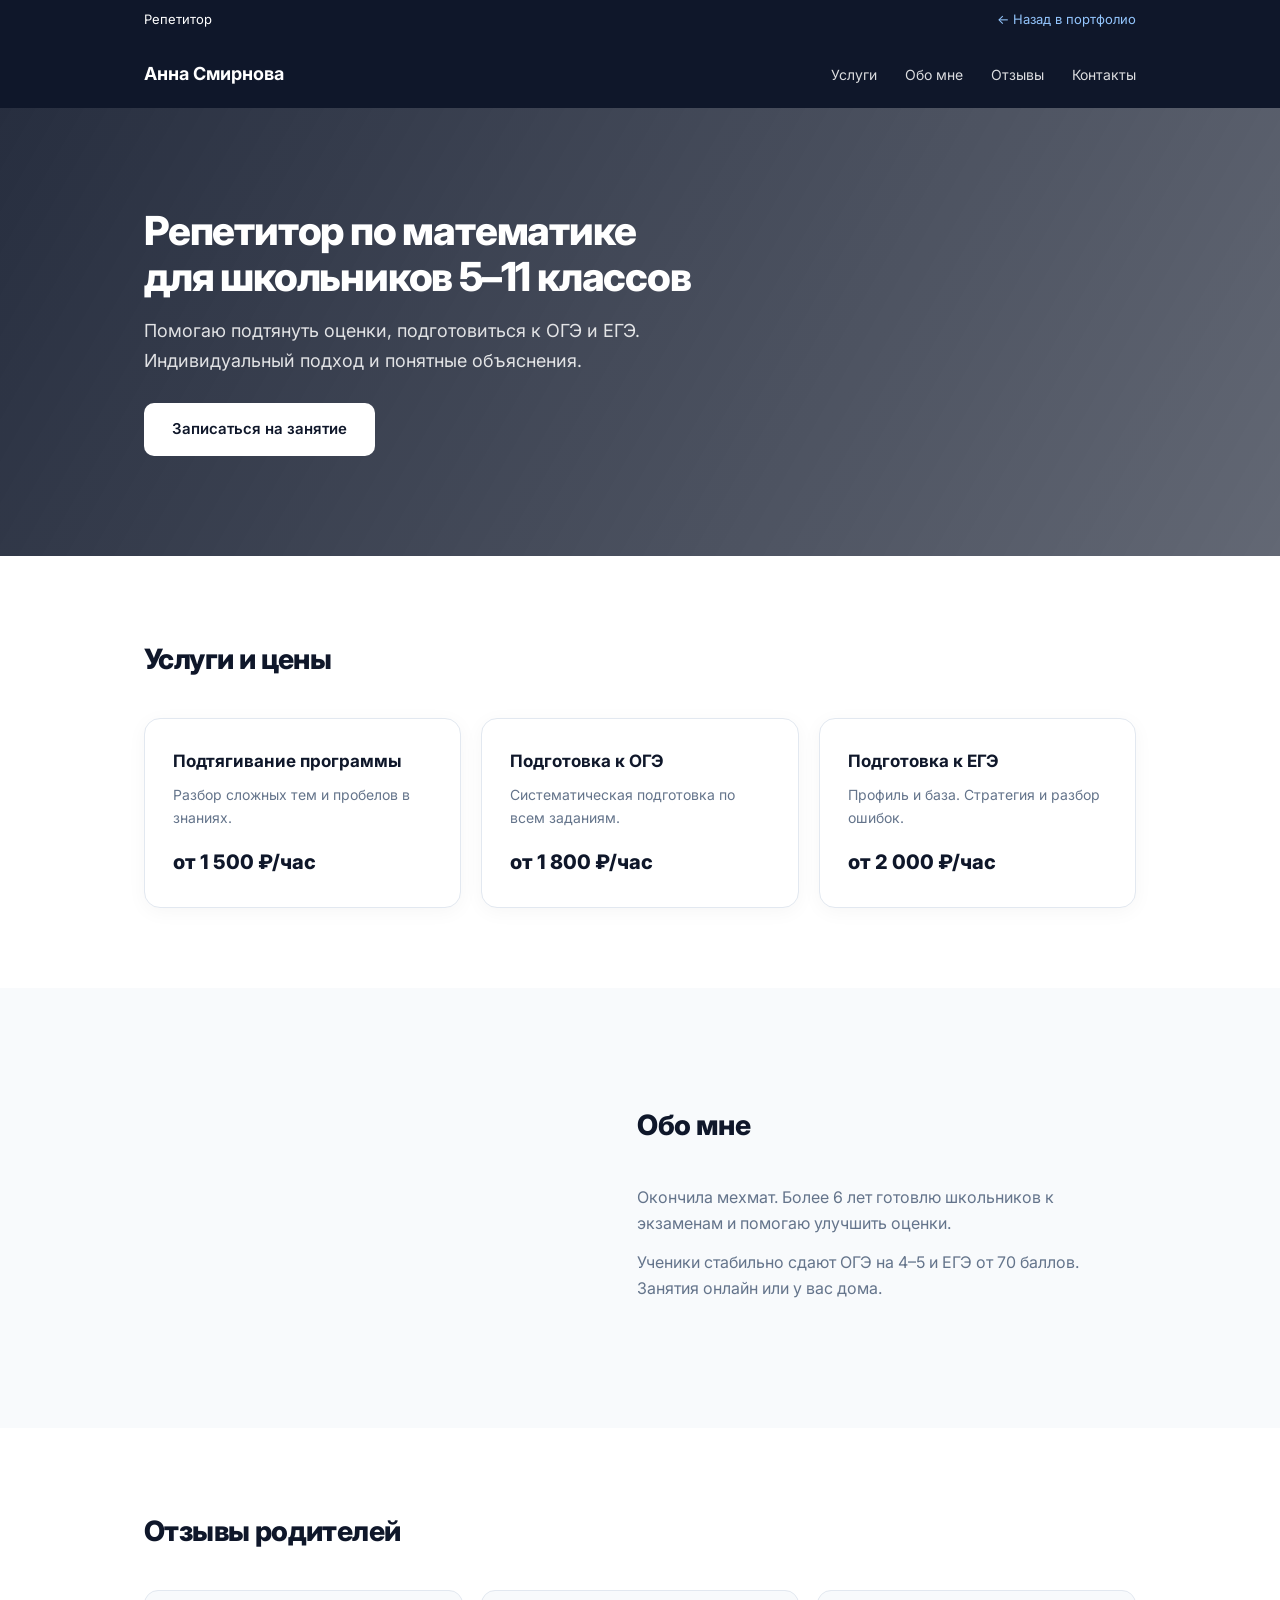
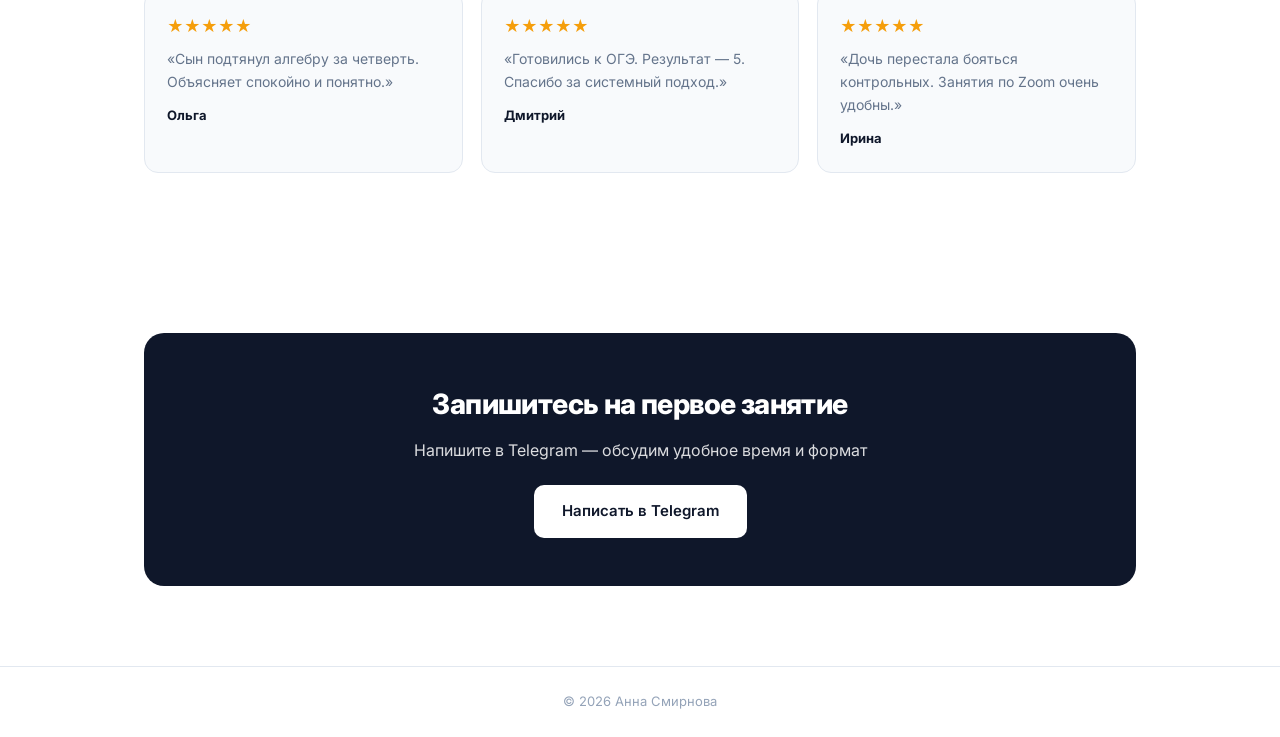
<file: projects/tutor-site.html>
<!DOCTYPE html>
<html lang="ru">
<head>
  <meta charset="UTF-8">
  <meta name="viewport" content="width=device-width, initial-scale=1.0">
  <title>Анна Смирнова — Репетитор по математике</title>
  <link href="https://fonts.googleapis.com/css2?family=Inter:wght@400;500;600;700;800&display=swap" rel="stylesheet">
  <style>
    *{box-sizing:border-box;margin:0;padding:0}
    body{font-family:'Inter',system-ui,sans-serif;color:#0f172a;line-height:1.65}
    .container{max-width:1040px;margin:0 auto;padding:0 24px}
    a{text-decoration:none;color:inherit}
    .back-bar{background:#0f172a;color:#fff;font-size:13px}
    .back-bar .container{display:flex;justify-content:space-between;align-items:center;height:40px}
    .back-bar a{color:#93c5fd}
    header{background:#0f172a;color:#fff}
    header .container{display:flex;justify-content:space-between;align-items:center;height:68px}
    .logo{font-weight:700;font-size:18px}
    nav a{margin-left:24px;font-size:14px;opacity:.85}
    .hero{position:relative;padding:100px 0;color:#fff;overflow:hidden}
    .hero-bg{position:absolute;inset:0;background:linear-gradient(120deg,rgba(15,23,42,.9),rgba(15,23,42,.65)),url('https://images.unsplash.com/photo-1509062522246-3755977927d7?w=1600&q=85') center/cover}
    .hero .container{position:relative;z-index:1}
    .hero h1{font-size:40px;font-weight:800;letter-spacing:-1.2px;margin-bottom:16px;line-height:1.15}
    .hero p{color:rgba(255,255,255,.85);font-size:18px;max-width:520px;margin-bottom:28px}
    .btn{display:inline-flex;background:#fff;color:#0f172a;padding:14px 28px;border-radius:10px;font-weight:600;font-size:15px}
    .section{padding:80px 0}
    .section h2{font-size:28px;font-weight:800;letter-spacing:-.6px;margin-bottom:36px}
    .services{display:grid;grid-template-columns:repeat(3,1fr);gap:20px}
    .service{background:#fff;padding:28px;border-radius:16px;border:1px solid #e2e8f0;box-shadow:0 4px 20px rgba(0,0,0,.04)}
    .service h3{font-size:17px;font-weight:700;margin-bottom:8px}
    .service p{font-size:14px;color:#64748b;margin-bottom:16px}
    .price{font-weight:800;font-size:20px}
    .about{display:grid;grid-template-columns:1fr 1.1fr;gap:40px;align-items:center}
    .about-img{height:280px;border-radius:20px;background:url('https://images.unsplash.com/photo-1573496359142-b8d87734a5a2?w=700&q=85') center/cover}
    .about p{color:#64748b;margin-bottom:12px}
    .reviews{display:grid;grid-template-columns:repeat(3,1fr);gap:18px}
    .review{background:#f8fafc;border:1px solid #e2e8f0;border-radius:14px;padding:22px}
    .stars{color:#f59e0b;margin-bottom:8px}
    .review p{font-size:14px;color:#64748b}
    .review strong{display:block;margin-top:12px;font-size:13px}
    .contact-box{background:#0f172a;color:#fff;padding:48px;border-radius:20px;text-align:center}
    .contact-box h2{margin-bottom:10px}
    .contact-box p{opacity:.85;margin-bottom:22px}
    .contact-box .btn{background:#fff;color:#0f172a}
    footer{padding:24px 0;text-align:center;color:#94a3b8;font-size:13px;border-top:1px solid #e2e8f0}
    @media(max-width:768px){.services,.about,.reviews{grid-template-columns:1fr}nav{display:none}.hero h1{font-size:30px}}
  </style>
</head>
<body>
  <div class="back-bar"><div class="container"><span>Репетитор</span><a href="../index.html">← Назад в портфолио</a></div></div>
  <header>
    <div class="container">
      <div class="logo">Анна Смирнова</div>
      <nav>
        <a href="#services">Услуги</a>
        <a href="#about">Обо мне</a>
        <a href="#reviews">Отзывы</a>
        <a href="#contact">Контакты</a>
      </nav>
    </div>
  </header>

  <section class="hero">
    <div class="hero-bg"></div>
    <div class="container">
      <h1>Репетитор по математике<br>для школьников 5–11 классов</h1>
      <p>Помогаю подтянуть оценки, подготовиться к ОГЭ и ЕГЭ. Индивидуальный подход и понятные объяснения.</p>
      <a href="#contact" class="btn">Записаться на занятие</a>
    </div>
  </section>

  <section class="section" id="services">
    <div class="container">
      <h2>Услуги и цены</h2>
      <div class="services">
        <div class="service"><h3>Подтягивание программы</h3><p>Разбор сложных тем и пробелов в знаниях.</p><div class="price">от 1 500 ₽/час</div></div>
        <div class="service"><h3>Подготовка к ОГЭ</h3><p>Систематическая подготовка по всем заданиям.</p><div class="price">от 1 800 ₽/час</div></div>
        <div class="service"><h3>Подготовка к ЕГЭ</h3><p>Профиль и база. Стратегия и разбор ошибок.</p><div class="price">от 2 000 ₽/час</div></div>
      </div>
    </div>
  </section>

  <section class="section" id="about" style="background:#f8fafc">
    <div class="container">
      <div class="about">
        <div class="about-img"></div>
        <div>
          <h2>Обо мне</h2>
          <p>Окончила мехмат. Более 6 лет готовлю школьников к экзаменам и помогаю улучшить оценки.</p>
          <p>Ученики стабильно сдают ОГЭ на 4–5 и ЕГЭ от 70 баллов. Занятия онлайн или у вас дома.</p>
        </div>
      </div>
    </div>
  </section>

  <section class="section" id="reviews">
    <div class="container">
      <h2>Отзывы родителей</h2>
      <div class="reviews">
        <div class="review"><div class="stars">★★★★★</div><p>«Сын подтянул алгебру за четверть. Объясняет спокойно и понятно.»</p><strong>Ольга</strong></div>
        <div class="review"><div class="stars">★★★★★</div><p>«Готовились к ОГЭ. Результат — 5. Спасибо за системный подход.»</p><strong>Дмитрий</strong></div>
        <div class="review"><div class="stars">★★★★★</div><p>«Дочь перестала бояться контрольных. Занятия по Zoom очень удобны.»</p><strong>Ирина</strong></div>
      </div>
    </div>
  </section>

  <section class="section" id="contact">
    <div class="container">
      <div class="contact-box">
        <h2>Запишитесь на первое занятие</h2>
        <p>Напишите в Telegram — обсудим удобное время и формат</p>
        <a href="https://t.me/cccp812admin" class="btn" target="_blank">Написать в Telegram</a>
      </div>
    </div>
  </section>
  <footer><div class="container">© 2026 Анна Смирнова</div></footer>
</body>
</html>
</file>
